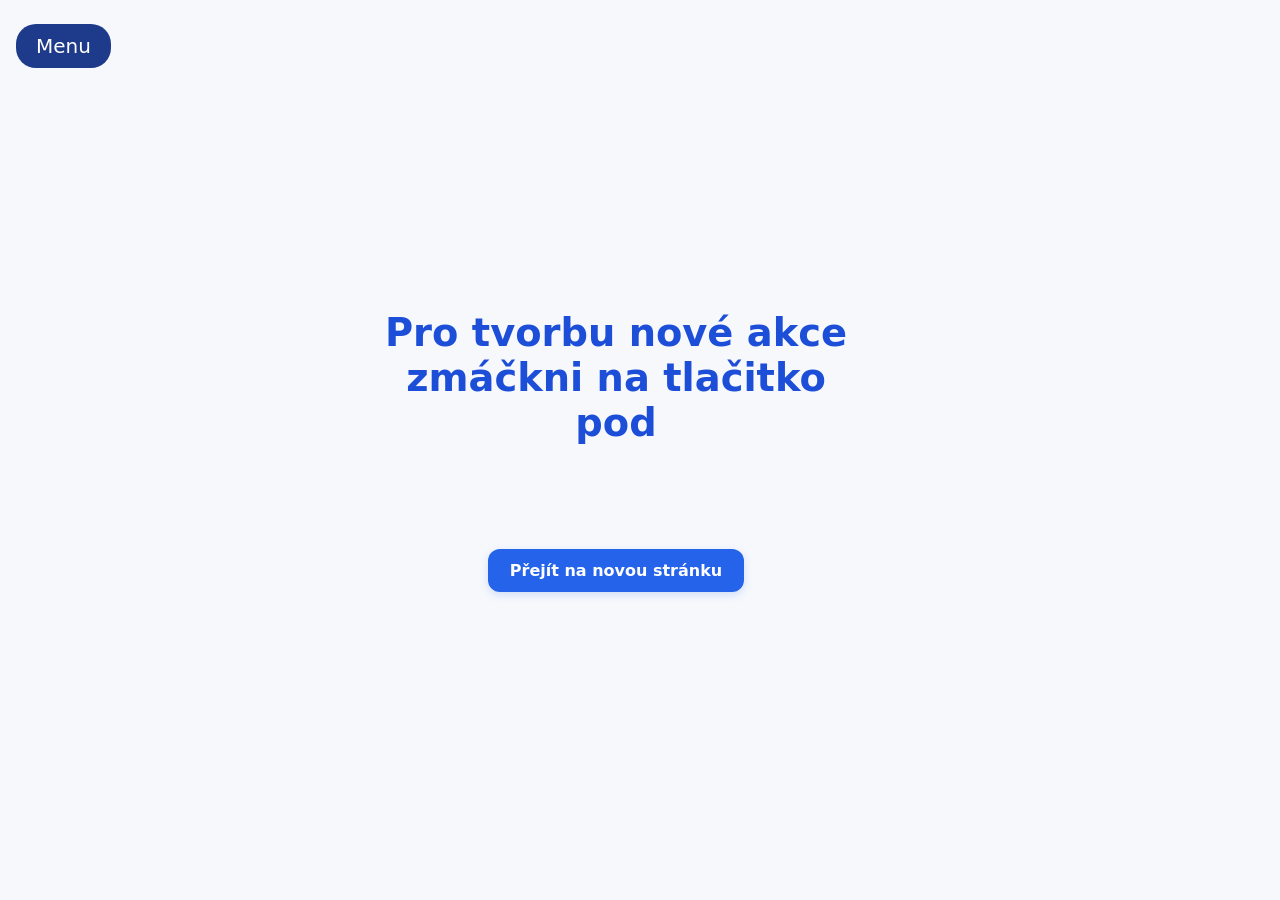
<file: index.html>
<!DOCTYPE html>
<html lang="cs">
<head>
	<link rel="stylesheet" href="style.css">
	<script src="api-config.js"></script>
	<script src="menu.js"></script>
	<meta charset="UTF-8">
	<title>Výchozí stránka</title>
</head>
<body>

<h2 style="margin-top: 30vh; margin-left: 25vw; font-size: 3vw;width: 40vw; text-align: center;">Pro tvorbu nové akce zmáčkni na tlačitko pod</h2>

<ul class="menu">
  <li>Menu
    <ul class="podmenu" id="pageMenu"></ul>
	<ul class="podmenu" onclick="location.href='lidi.json'">Seznam Lidí</ul>
  </li>
</ul>

<a href="sablona.html">
  <button class="button_VytvoritNovouAkci" type="button">Přejít na novou stránku</button>
</a>

</body>
</html>
</file>
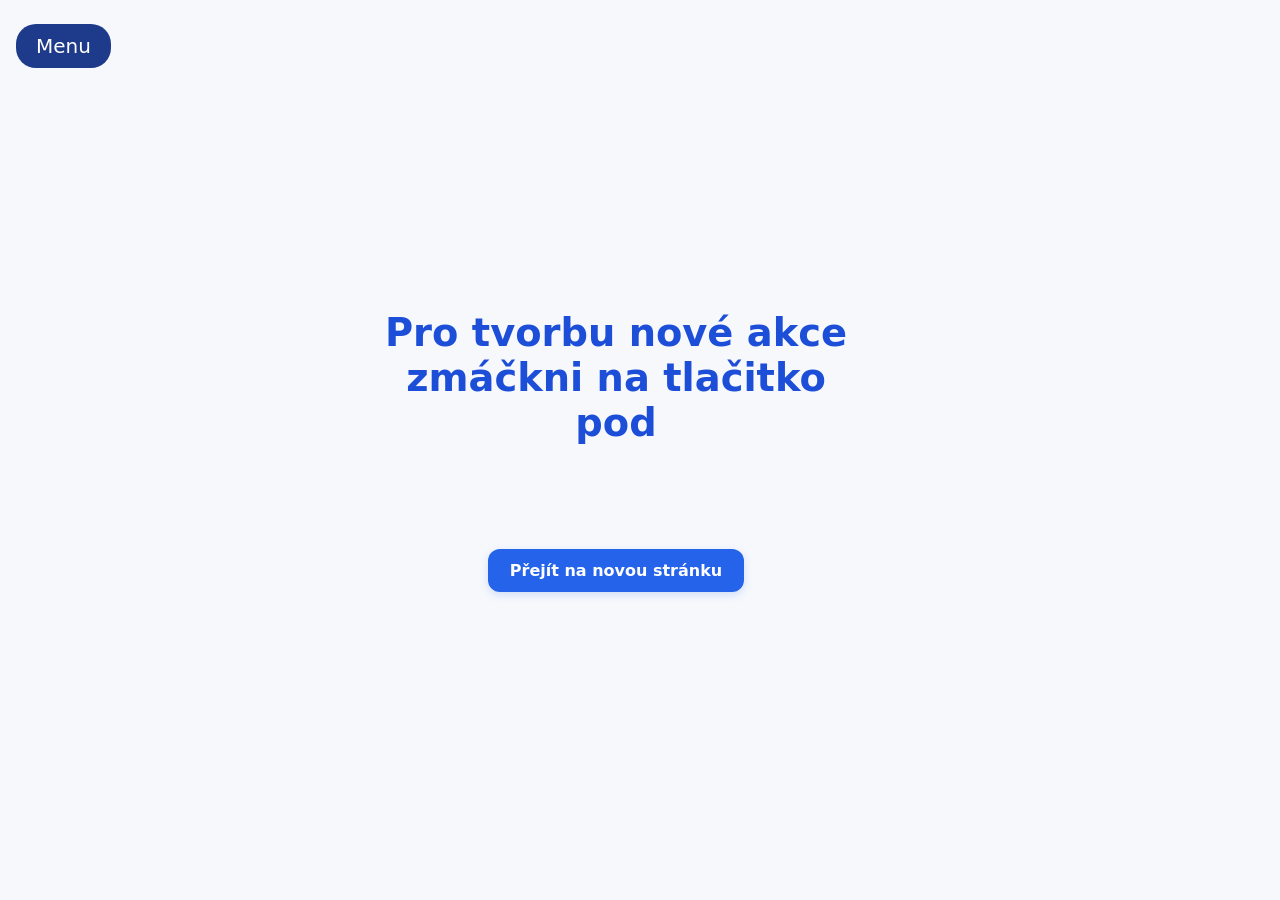
<file: PROJEKT.html>
<!DOCTYPE html>
<html lang="cs">
<head>
	<link rel="stylesheet" href="style.css">
	<script src="api-config.js"></script>
	<script src="menu.js"></script>
	<meta charset="UTF-8">
	<title>Výchozí stránka</title>
</head>
<body>

<h2 style="margin-top: 30vh; margin-left: 25vw; font-size: 3vw;width: 40vw; text-align: center;">Pro tvorbu nové akce zmáčkni na tlačitko pod</h2>

<ul class="menu">
  <li>Menu
    <ul class="podmenu" id="pageMenu"></ul>
	<ul class="podmenu" onclick="location.href='lidi.json'">Seznam Lidí</ul>
  </li>
</ul>

<a href="sablona.html">
  <button class="button_VytvoritNovouAkci" type="button">Přejít na novou stránku</button>
</a>

</body>
</html>
</file>
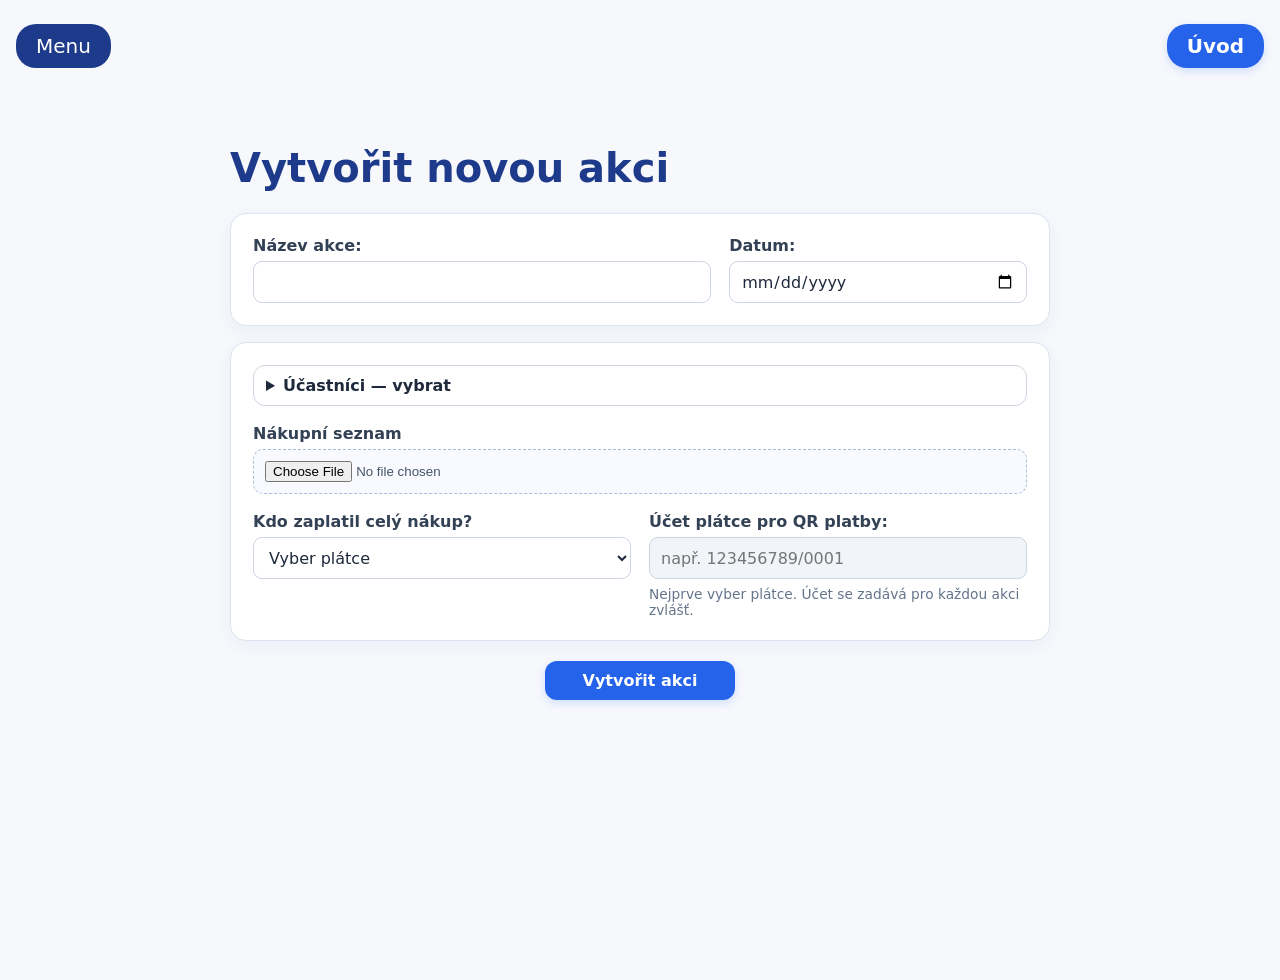
<file: sablona.html>
<!DOCTYPE html>
<html lang="cs">
<head>
  <meta charset="UTF-8">
  <meta name="viewport" content="width=device-width, initial-scale=1">
  <link rel="stylesheet" href="style.css?v=5">
  <script src="api-config.js"></script>
  <script src="menu.js"></script>
  <title>Nová akce</title>
</head>
<body class="form-page">

<button class="button_home" onclick="window.location.href = 'PROJEKT.html';">Úvod</button>

<ul class="menu">
  <li>Menu
    <ul class="podmenu" id="pageMenu"></ul>
    <ul class="podmenu" onclick="location.href='lidi.json'">Seznam lidí</ul>
  </li>
</ul>

<main class="form-main">
  <header class="form-heading">
    <h1>Vytvořit novou akci</h1>
  </header>

  <p id="zprava" role="status"></p>

  <form class="zadani_1" id="novaAkce">
  <div>
    <label for="NazevAkce">Název akce:</label><br>
    <input type="text" id="NazevAkce" name="Nazev" required>
  </div>

  <div>
    <label for="DatumAkce">Datum:</label><br>
    <input type="date" id="DatumAkce" name="Datum">
  </div>

  </form>

  <form class="zadani">
    <details>
      <summary>Účastníci — vybrat</summary>
      <div class="participant-actions">
        <button type="button" id="vybratVsechnyUcastniky">Vybrat všechny</button>
      </div>
      <div id="seznamLidi"></div>
    </details>

    <div class="nakupni-soubor">
      <label for="Nakup">Nákupní seznam</label>
    <input type="file" id="Nakup" name="Nakup" accept=".json,application/json">
    </div>

    <div class="platce-nakupu">
      <div>
        <label for="PlatceNakupu">Kdo zaplatil celý nákup?</label><br>
        <select id="PlatceNakupu" name="PlatceNakupu">
          <option value="">Vyber plátce</option>
        </select>
      </div>
      <div>
        <label for="Ucet">Účet plátce pro QR platby:</label><br>
        <input type="text" id="Ucet" name="Ucet"
          autocomplete="off" placeholder="např. 123456789/0001" disabled>
        <p id="stavUctu" role="status">Nejprve vyber plátce. Účet se zadává pro každou akci zvlášť.</p>
      </div>
    </div>
  </form>

  <button class="button_sablona_vytvorit" type="submit" form="novaAkce" id="vytvorit">Vytvořit akci</button>
</main>

<script>//komunikace se servrem, tvorba novych stránek a přesměrování na ně
    document.getElementById('novaAkce').addEventListener('submit', async function(event) {
    event.preventDefault();
  
    const zprava = document.getElementById('zprava');
    const soubor = document.getElementById('Nakup').files[0];
  
    if (!soubor) {
      zprava.textContent = 'Vyber soubor nákupního seznamu.';
      return;
    }
  
    let nakupniSeznam;
    try {
      nakupniSeznam = JSON.parse(await soubor.text());
    } catch {
      zprava.textContent = 'Soubor není platný JSON.';
      return;
    }
  
    const platnySeznam =
      nakupniSeznam?.currency === 'CZK' &&
      Array.isArray(nakupniSeznam.items) &&
      nakupniSeznam.items.length > 0 &&
      nakupniSeznam.items.every(polozka =>
        typeof polozka.product === 'string' &&
        polozka.product.trim() !== '' &&
        Number.isFinite(polozka.quantity) &&
        polozka.quantity > 0 &&
        Number.isFinite(polozka.line_total_czk) &&
        polozka.line_total_czk >= 0
      );
  
    if (!platnySeznam) {
      zprava.textContent = 'JSON musí obsahovat platné položky, množství a cenu v korunách.';
      return;
    }

    const ucastnici = [...document.querySelectorAll('input[name="ucastnici"]:checked')]
      .map(checkbox => checkbox.value);
    const platce = document.getElementById('PlatceNakupu').value;
    if (ucastnici.length > 0 && !ucastnici.includes(platce)) {
      zprava.textContent = 'Vyber, kdo zaplatil celý nákup.';
      return;
    }

    const ucet = document.getElementById('Ucet').value.trim();
    if (platce && !ucet) {
      zprava.textContent = 'Zadej účet vybraného plátce pro QR platby.';
      return;
    }
  
    try {
      const response = await fetch(window.apiUrl('/api/pages'), {
        method: 'POST',
        headers: { 'Content-Type': 'application/json' },
        body: JSON.stringify({
          title: `${document.getElementById('NazevAkce').value.trim()} - ${document.getElementById('DatumAkce').value}`,
          date: document.getElementById('DatumAkce').value,
          account: ucet,
          payer: platce,
          participants: ucastnici,
          shoppingList: nakupniSeznam
        })
      });
  
      const result = await response.json();
  
      if (!response.ok) {
        zprava.textContent = result.error || 'Stránku se nepodařilo vytvořit.';
        return;
      }
  
      window.location.href = window.apiUrl(result.path);
    } catch (error) {
      zprava.textContent = 'Server neběží nebo neodpovídá.';
      console.error(error);
    }
  });
</script>

<script>//načtení seznamu lidí
async function nactiLidi() {
  const odpoved = await fetch('lidi.json');
  if (!odpoved.ok) throw new Error('Seznam lidí se nepodařilo načíst.');

  const lidi = await odpoved.json();
  const seznam = document.getElementById('seznamLidi');
  const vybratVsechny = document.getElementById('vybratVsechnyUcastniky');
  const platceSelect = document.getElementById('PlatceNakupu');
  const ucetInput = document.getElementById('Ucet');
  const stavUctu = document.getElementById('stavUctu');

  try {
    localStorage.removeItem('ucty-platcu');
  } catch (error) {
    console.error('Dříve uložený účet se nepodařilo odstranit z prohlížeče.', error);
  }

  function aktualizujUcetPlatce() {
    const platce = platceSelect.value;
    ucetInput.disabled = !platce;
    stavUctu.textContent = platce
      ? 'Zadej účet plátce pro tuto akci.'
      : 'Nejprve vyber plátce. Účet se zadává pro každou akci zvlášť.';
  }

  platceSelect.addEventListener('change', () => {
    ucetInput.value = '';
    aktualizujUcetPlatce();
  });

  function aktualizujPlatce() {
    const puvodniPlatce = platceSelect.value;
    const vybrani = [...document.querySelectorAll('input[name="ucastnici"]:checked')];
    platceSelect.replaceChildren(new Option('Vyber plátce', ''));

    for (const checkbox of vybrani) {
      platceSelect.add(new Option(checkbox.value, checkbox.value));
    }

    if (vybrani.some(checkbox => checkbox.value === puvodniPlatce)) {
      platceSelect.value = puvodniPlatce;
    } else {
      ucetInput.value = '';
    }
    aktualizujUcetPlatce();
    aktualizujTlacitkoVyberu();
  }

  function aktualizujTlacitkoVyberu() {
    const ucastnici = [...seznam.querySelectorAll('input[name="ucastnici"]')];
    const vsichniVybrani = ucastnici.length > 0 && ucastnici.every(checkbox => checkbox.checked);
    vybratVsechny.textContent = vsichniVybrani ? 'Zrušit výběr' : 'Vybrat všechny';
    vybratVsechny.disabled = ucastnici.length === 0;
    vybratVsechny.setAttribute('aria-pressed', String(vsichniVybrani));
  }

  vybratVsechny.addEventListener('click', () => {
    const ucastnici = [...seznam.querySelectorAll('input[name="ucastnici"]')];
    const vybrat = !ucastnici.every(checkbox => checkbox.checked);
    ucastnici.forEach(checkbox => {
      checkbox.checked = vybrat;
    });
    aktualizujPlatce();
  });

  for (const jmeno of lidi) {
    const popisek = document.createElement('label');
    const checkbox = document.createElement('input');

    checkbox.type = 'checkbox';
    checkbox.name = 'ucastnici';
    checkbox.value = jmeno;
    checkbox.addEventListener('change', aktualizujPlatce);

    popisek.append(checkbox, document.createTextNode(` ${jmeno}`));
    seznam.append(popisek, document.createElement('br'));
  }

  aktualizujPlatce();
}

nactiLidi().catch(console.error);

</script>



</body>
</html>
</file>
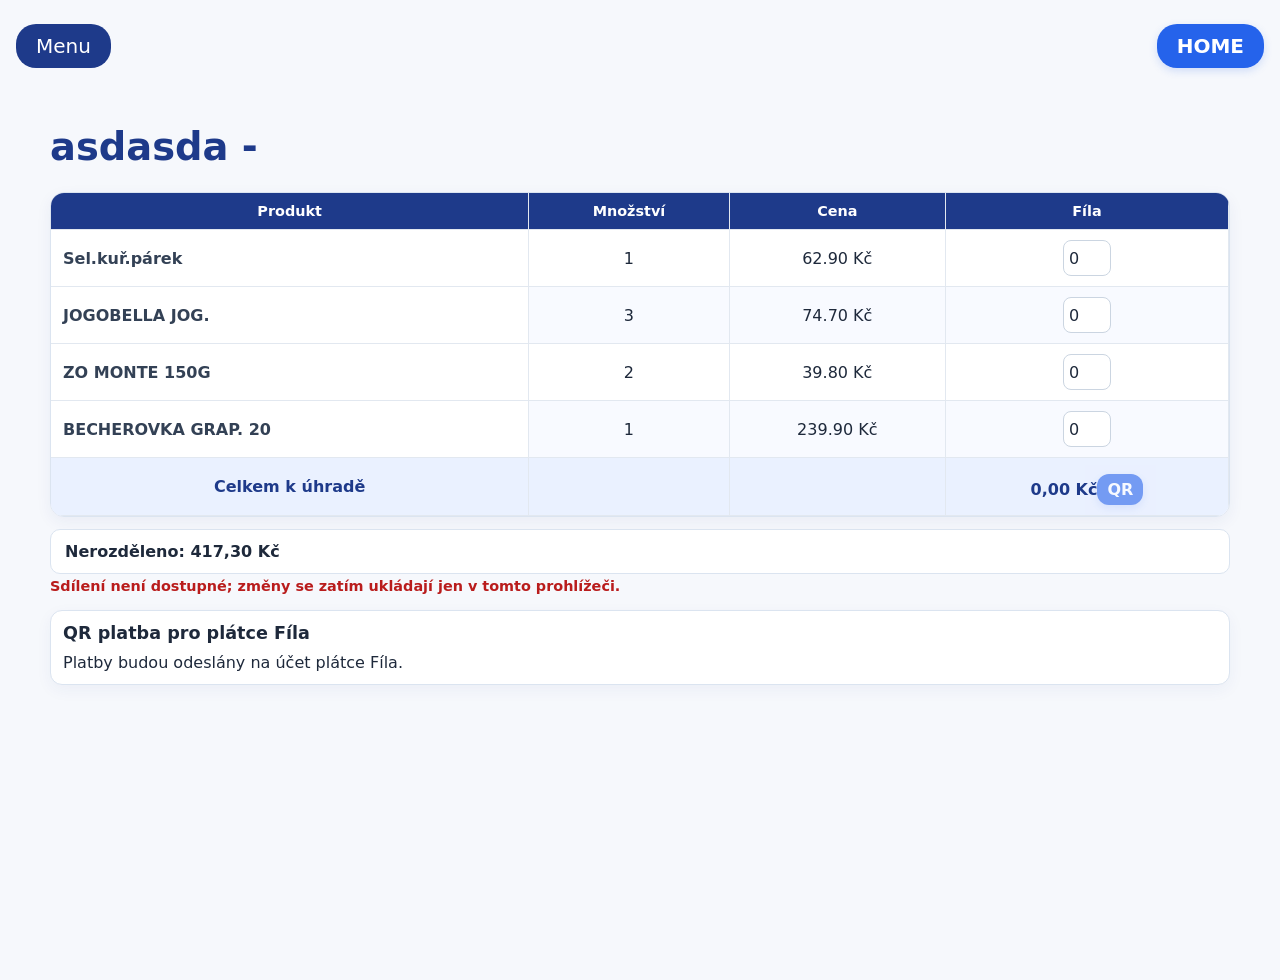
<file: Akce/asdasda.html>
<!DOCTYPE html>
<html lang="cs">
<head>
  <meta charset="UTF-8">
  <meta name="viewport" content="width=device-width, initial-scale=1">
  <link rel="stylesheet" href="../style.css?v=4">
  <title>asdasda -</title>
</head>
<body class="event-page" data-account="CZ2300100000000000000000" data-payer="Fíla">
  <button class="button_home" onclick="location.href='../PROJEKT.html'">
    HOME
  </button>

  <ul class="menu">
    <li>Menu
      <ul class="podmenu" id="pageMenu"></ul>
      <ul class="podmenu" onclick="location.href='../lidi.json'">Seznam Lidí</ul>
    </li>
  </ul>

<h1 class="event-title">asdasda -</h1>

<main class="event-main">
<section class="rozlozeni">
  <div class="checklist-wrap">
    <table class="checklist">
      <colgroup>
        <col style="width: 8rem">
        <col style="width: 4.5rem">
        <col style="width: 5rem">
      </colgroup>
      <thead>
        <tr>
          <th scope="col" class="produkt" >Produkt</th>
          <th scope="col" class="mnozstvi">Množství</th>
          <th scope="col" class="cena">Cena</th>
          <th scope="col">Fíla</th>
        </tr>
      </thead>
      <tbody>
        <tr data-total-halere="6290"><th scope="row">Sel.kuř.párek</th><td>1</td><td>62.90 Kč</td><td><input type="number" class="input podil-kolecko" min="0" max="999" step="1" value="0"  data-participant-index="0" aria-label="Fíla: Sel.kuř.párek"></td></tr>
<tr data-total-halere="7470"><th scope="row">JOGOBELLA JOG.</th><td>3</td><td>74.70 Kč</td><td><input type="number" class="input podil-kolecko" min="0" max="999" step="1" value="0"  data-participant-index="0" aria-label="Fíla: JOGOBELLA JOG."></td></tr>
<tr data-total-halere="3980"><th scope="row">ZO MONTE 150G</th><td>2</td><td>39.80 Kč</td><td><input type="number" class="input podil-kolecko" min="0" max="999" step="1" value="0"  data-participant-index="0" aria-label="Fíla: ZO MONTE 150G"></td></tr>
<tr data-total-halere="23990"><th scope="row">BECHEROVKA GRAP. 20</th><td>1</td><td>239.90 Kč</td><td><input type="number" class="input podil-kolecko" min="0" max="999" step="1" value="0"  data-participant-index="0" aria-label="Fíla: BECHEROVKA GRAP. 20"></td></tr>
      </tbody>
    </table>
  </div>
</section>
</main>

<script src="../api-config.js"></script>
<script src="../menu.js"></script>
<script src="../vypocet.js?v=3"></script>
<script src="../platba.js?v=6"></script>

</body>
</html>
</file>
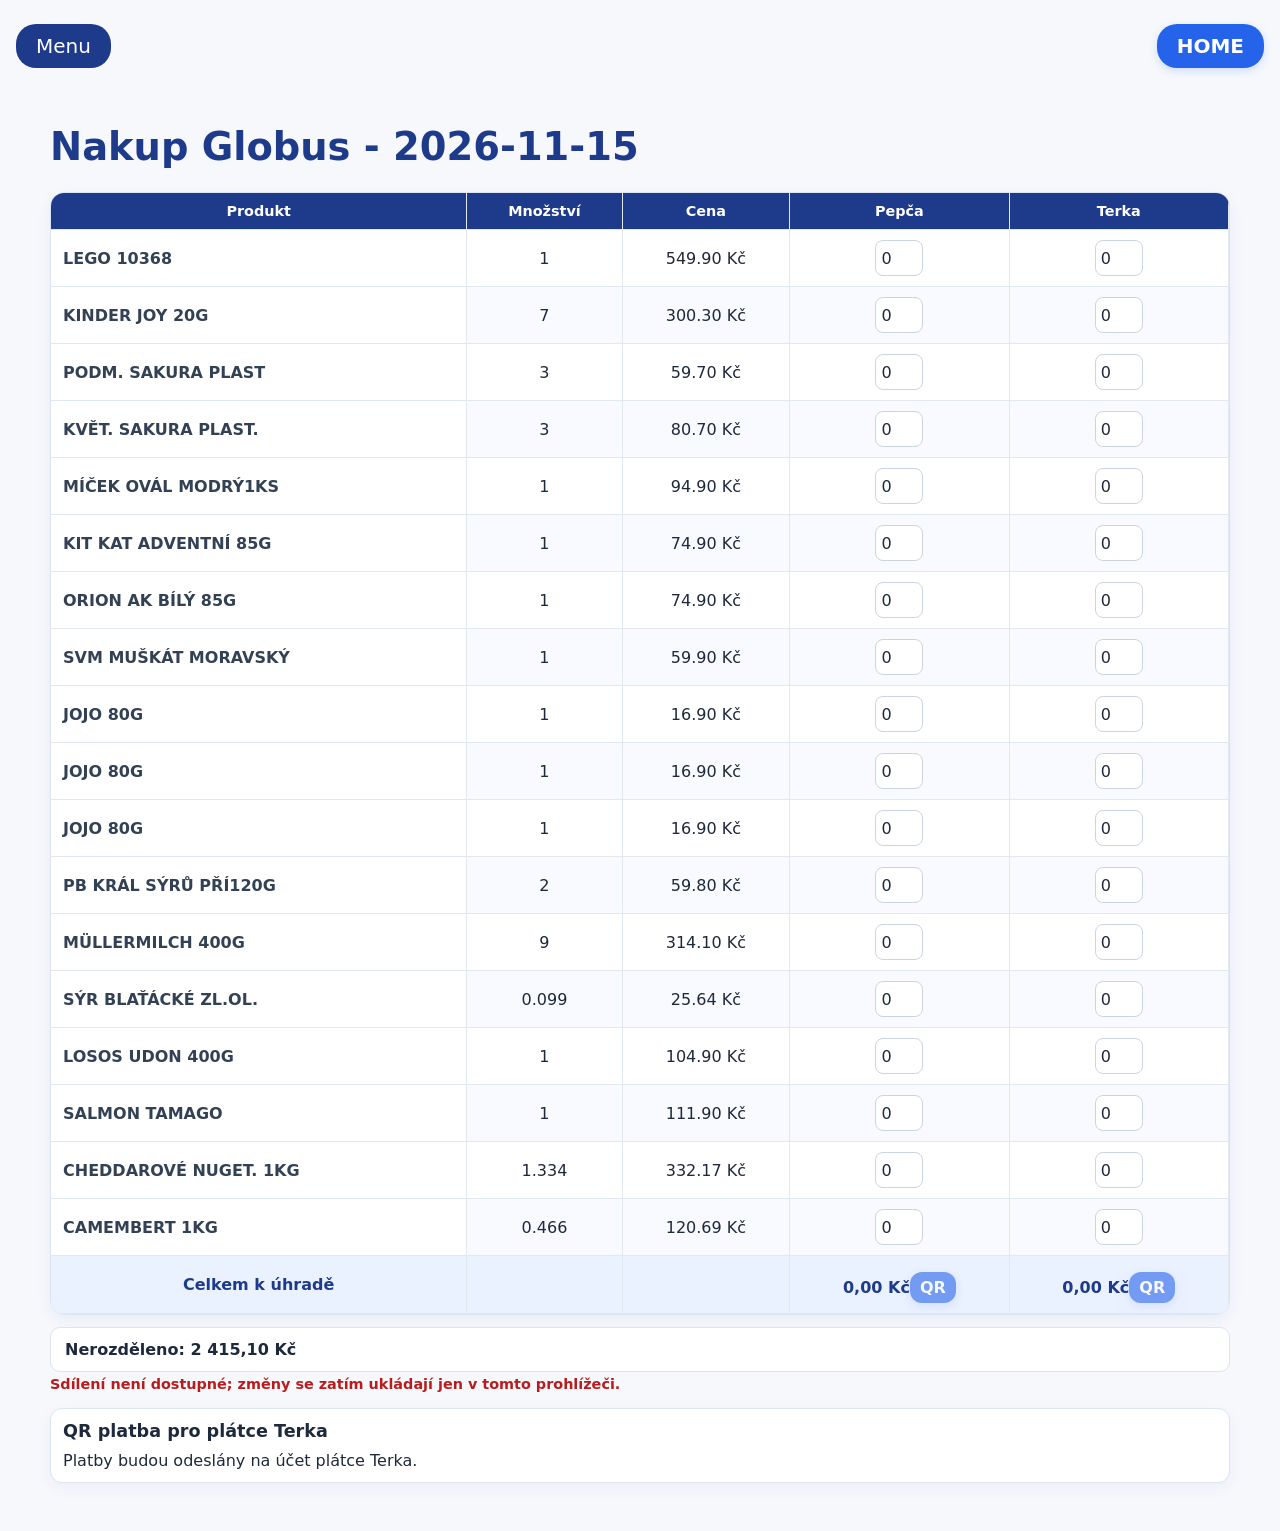
<file: Akce/nakup-globus-2026-11-15.html>
<!DOCTYPE html>
<html lang="cs">
<head>
  <meta charset="UTF-8">
  <meta name="viewport" content="width=device-width, initial-scale=1">
  <link rel="stylesheet" href="../style.css?v=4">
  <title>Nakup Globus - 2026-11-15</title>
</head>
<body class="event-page" data-account="CZ1308000000003149248163" data-payer="Terka">
  <button class="button_home" onclick="location.href='../PROJEKT.html'">
    HOME
  </button>

  <ul class="menu">
    <li>Menu
      <ul class="podmenu" id="pageMenu"></ul>
      <ul class="podmenu" onclick="location.href='../lidi.json'">Seznam lidí</ul>
    </li>
  </ul>

<h1 class="event-title">Nakup Globus - 2026-11-15</h1>

<main class="event-main">
<section class="rozlozeni">
  <div class="checklist-wrap">
    <table class="checklist">
      <colgroup>
        <col style="width: 8rem">
        <col style="width: 4.5rem">
        <col style="width: 5rem">
      </colgroup>
      <thead>
        <tr>
          <th scope="col" class="produkt" >Produkt</th>
          <th scope="col" class="mnozstvi">Množství</th>
          <th scope="col" class="cena">Cena</th>
          <th scope="col">Pepča</th><th scope="col">Terka</th>
        </tr>
      </thead>
      <tbody>
        <tr data-total-halere="54990"><th scope="row">LEGO 10368</th><td>1</td><td>549.90 Kč</td><td><input type="number" class="input podil-kolecko" min="0" max="999" step="1" value="0"  data-participant-index="0" aria-label="Pepča: LEGO 10368"></td><td><input type="number" class="input podil-kolecko" min="0" max="999" step="1" value="0"  data-participant-index="1" aria-label="Terka: LEGO 10368"></td></tr>
<tr data-total-halere="30030"><th scope="row">KINDER JOY 20G</th><td>7</td><td>300.30 Kč</td><td><input type="number" class="input podil-kolecko" min="0" max="999" step="1" value="0"  data-participant-index="0" aria-label="Pepča: KINDER JOY 20G"></td><td><input type="number" class="input podil-kolecko" min="0" max="999" step="1" value="0"  data-participant-index="1" aria-label="Terka: KINDER JOY 20G"></td></tr>
<tr data-total-halere="5970"><th scope="row">PODM. SAKURA PLAST</th><td>3</td><td>59.70 Kč</td><td><input type="number" class="input podil-kolecko" min="0" max="999" step="1" value="0"  data-participant-index="0" aria-label="Pepča: PODM. SAKURA PLAST"></td><td><input type="number" class="input podil-kolecko" min="0" max="999" step="1" value="0"  data-participant-index="1" aria-label="Terka: PODM. SAKURA PLAST"></td></tr>
<tr data-total-halere="8070"><th scope="row">KVĚT. SAKURA PLAST.</th><td>3</td><td>80.70 Kč</td><td><input type="number" class="input podil-kolecko" min="0" max="999" step="1" value="0"  data-participant-index="0" aria-label="Pepča: KVĚT. SAKURA PLAST."></td><td><input type="number" class="input podil-kolecko" min="0" max="999" step="1" value="0"  data-participant-index="1" aria-label="Terka: KVĚT. SAKURA PLAST."></td></tr>
<tr data-total-halere="9490"><th scope="row">MÍČEK OVÁL MODRÝ1KS</th><td>1</td><td>94.90 Kč</td><td><input type="number" class="input podil-kolecko" min="0" max="999" step="1" value="0"  data-participant-index="0" aria-label="Pepča: MÍČEK OVÁL MODRÝ1KS"></td><td><input type="number" class="input podil-kolecko" min="0" max="999" step="1" value="0"  data-participant-index="1" aria-label="Terka: MÍČEK OVÁL MODRÝ1KS"></td></tr>
<tr data-total-halere="7490"><th scope="row">KIT KAT ADVENTNÍ 85G</th><td>1</td><td>74.90 Kč</td><td><input type="number" class="input podil-kolecko" min="0" max="999" step="1" value="0"  data-participant-index="0" aria-label="Pepča: KIT KAT ADVENTNÍ 85G"></td><td><input type="number" class="input podil-kolecko" min="0" max="999" step="1" value="0"  data-participant-index="1" aria-label="Terka: KIT KAT ADVENTNÍ 85G"></td></tr>
<tr data-total-halere="7490"><th scope="row">ORION AK BÍLÝ 85G</th><td>1</td><td>74.90 Kč</td><td><input type="number" class="input podil-kolecko" min="0" max="999" step="1" value="0"  data-participant-index="0" aria-label="Pepča: ORION AK BÍLÝ 85G"></td><td><input type="number" class="input podil-kolecko" min="0" max="999" step="1" value="0"  data-participant-index="1" aria-label="Terka: ORION AK BÍLÝ 85G"></td></tr>
<tr data-total-halere="5990"><th scope="row">SVM MUŠKÁT MORAVSKÝ</th><td>1</td><td>59.90 Kč</td><td><input type="number" class="input podil-kolecko" min="0" max="999" step="1" value="0"  data-participant-index="0" aria-label="Pepča: SVM MUŠKÁT MORAVSKÝ"></td><td><input type="number" class="input podil-kolecko" min="0" max="999" step="1" value="0"  data-participant-index="1" aria-label="Terka: SVM MUŠKÁT MORAVSKÝ"></td></tr>
<tr data-total-halere="1690"><th scope="row">JOJO 80G</th><td>1</td><td>16.90 Kč</td><td><input type="number" class="input podil-kolecko" min="0" max="999" step="1" value="0"  data-participant-index="0" aria-label="Pepča: JOJO 80G"></td><td><input type="number" class="input podil-kolecko" min="0" max="999" step="1" value="0"  data-participant-index="1" aria-label="Terka: JOJO 80G"></td></tr>
<tr data-total-halere="1690"><th scope="row">JOJO 80G</th><td>1</td><td>16.90 Kč</td><td><input type="number" class="input podil-kolecko" min="0" max="999" step="1" value="0"  data-participant-index="0" aria-label="Pepča: JOJO 80G"></td><td><input type="number" class="input podil-kolecko" min="0" max="999" step="1" value="0"  data-participant-index="1" aria-label="Terka: JOJO 80G"></td></tr>
<tr data-total-halere="1690"><th scope="row">JOJO 80G</th><td>1</td><td>16.90 Kč</td><td><input type="number" class="input podil-kolecko" min="0" max="999" step="1" value="0"  data-participant-index="0" aria-label="Pepča: JOJO 80G"></td><td><input type="number" class="input podil-kolecko" min="0" max="999" step="1" value="0"  data-participant-index="1" aria-label="Terka: JOJO 80G"></td></tr>
<tr data-total-halere="5980"><th scope="row">PB KRÁL SÝRŮ PŘÍ120G</th><td>2</td><td>59.80 Kč</td><td><input type="number" class="input podil-kolecko" min="0" max="999" step="1" value="0"  data-participant-index="0" aria-label="Pepča: PB KRÁL SÝRŮ PŘÍ120G"></td><td><input type="number" class="input podil-kolecko" min="0" max="999" step="1" value="0"  data-participant-index="1" aria-label="Terka: PB KRÁL SÝRŮ PŘÍ120G"></td></tr>
<tr data-total-halere="31410"><th scope="row">MÜLLERMILCH 400G</th><td>9</td><td>314.10 Kč</td><td><input type="number" class="input podil-kolecko" min="0" max="999" step="1" value="0"  data-participant-index="0" aria-label="Pepča: MÜLLERMILCH 400G"></td><td><input type="number" class="input podil-kolecko" min="0" max="999" step="1" value="0"  data-participant-index="1" aria-label="Terka: MÜLLERMILCH 400G"></td></tr>
<tr data-total-halere="2564"><th scope="row">SÝR BLAŤÁCKÉ ZL.OL.</th><td>0.099</td><td>25.64 Kč</td><td><input type="number" class="input podil-kolecko" min="0" max="999" step="1" value="0"  data-participant-index="0" aria-label="Pepča: SÝR BLAŤÁCKÉ ZL.OL."></td><td><input type="number" class="input podil-kolecko" min="0" max="999" step="1" value="0"  data-participant-index="1" aria-label="Terka: SÝR BLAŤÁCKÉ ZL.OL."></td></tr>
<tr data-total-halere="10490"><th scope="row">LOSOS UDON 400G</th><td>1</td><td>104.90 Kč</td><td><input type="number" class="input podil-kolecko" min="0" max="999" step="1" value="0"  data-participant-index="0" aria-label="Pepča: LOSOS UDON 400G"></td><td><input type="number" class="input podil-kolecko" min="0" max="999" step="1" value="0"  data-participant-index="1" aria-label="Terka: LOSOS UDON 400G"></td></tr>
<tr data-total-halere="11190"><th scope="row">SALMON TAMAGO</th><td>1</td><td>111.90 Kč</td><td><input type="number" class="input podil-kolecko" min="0" max="999" step="1" value="0"  data-participant-index="0" aria-label="Pepča: SALMON TAMAGO"></td><td><input type="number" class="input podil-kolecko" min="0" max="999" step="1" value="0"  data-participant-index="1" aria-label="Terka: SALMON TAMAGO"></td></tr>
<tr data-total-halere="33217"><th scope="row">CHEDDAROVÉ NUGET. 1KG</th><td>1.334</td><td>332.17 Kč</td><td><input type="number" class="input podil-kolecko" min="0" max="999" step="1" value="0"  data-participant-index="0" aria-label="Pepča: CHEDDAROVÉ NUGET. 1KG"></td><td><input type="number" class="input podil-kolecko" min="0" max="999" step="1" value="0"  data-participant-index="1" aria-label="Terka: CHEDDAROVÉ NUGET. 1KG"></td></tr>
<tr data-total-halere="12069"><th scope="row">CAMEMBERT 1KG</th><td>0.466</td><td>120.69 Kč</td><td><input type="number" class="input podil-kolecko" min="0" max="999" step="1" value="0"  data-participant-index="0" aria-label="Pepča: CAMEMBERT 1KG"></td><td><input type="number" class="input podil-kolecko" min="0" max="999" step="1" value="0"  data-participant-index="1" aria-label="Terka: CAMEMBERT 1KG"></td></tr>
      </tbody>
    </table>
  </div>
</section>
</main>

<script src="../api-config.js"></script>
<script src="../menu.js"></script>
<script src="../vypocet.js?v=3"></script>
<script src="../platba.js?v=6"></script>

</body>
</html>
</file>
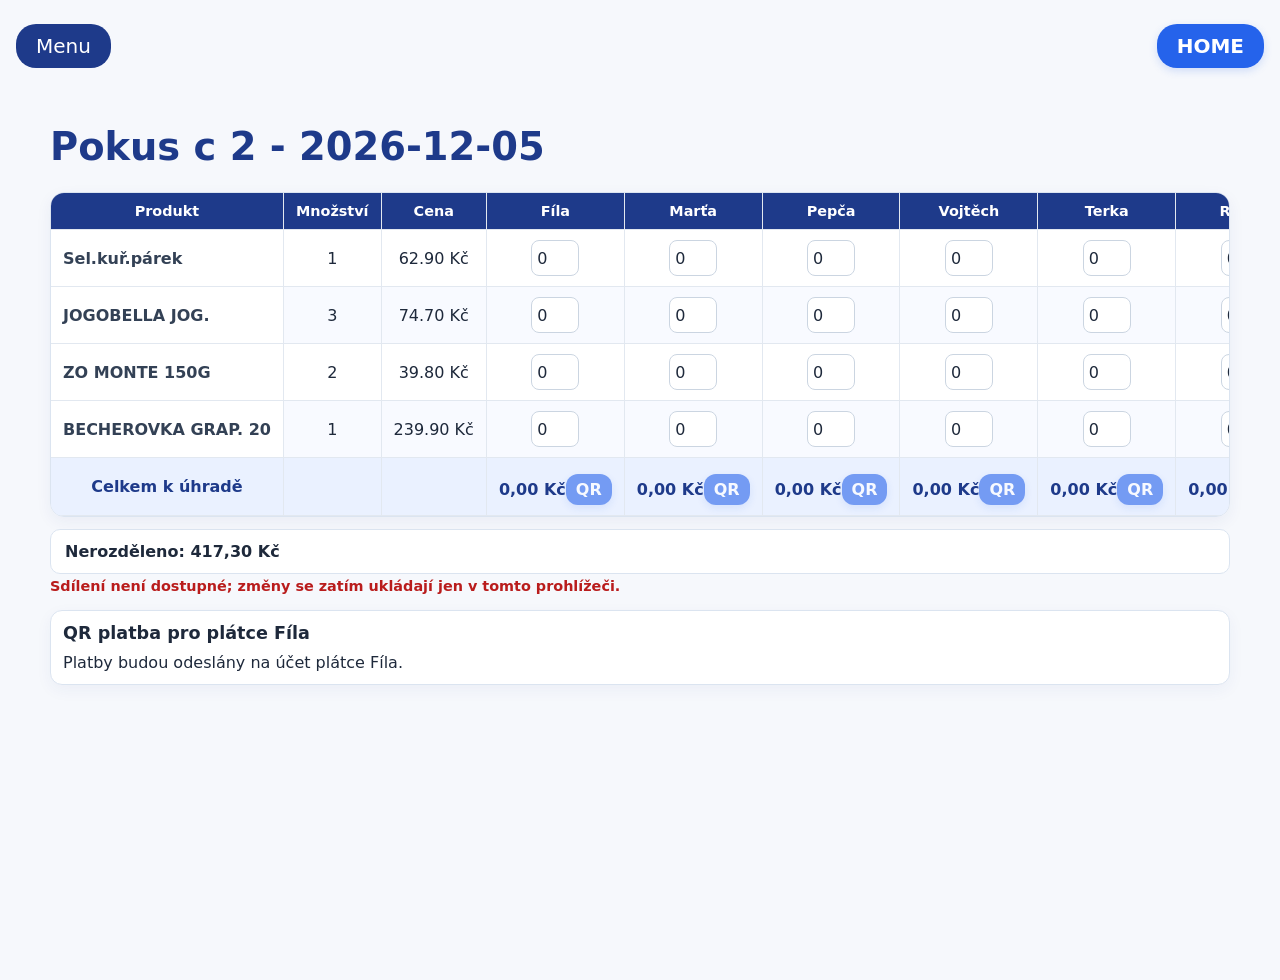
<file: Akce/pokus-c-2-2026-12-05.html>
<!DOCTYPE html>
<html lang="cs">
<head>
  <meta charset="UTF-8">
  <meta name="viewport" content="width=device-width, initial-scale=1">
  <link rel="stylesheet" href="../style.css?v=4">
  <title>Pokus c 2 - 2026-12-05</title>
</head>
<body class="event-page" data-account="CZ6800010000000123456789" data-payer="Fíla">
  <button class="button_home" onclick="location.href='../PROJEKT.html'">
    HOME
  </button>

  <ul class="menu">
    <li>Menu
      <ul class="podmenu" id="pageMenu"></ul>
      <ul class="podmenu" onclick="location.href='../lidi.json'">Seznam Lidí</ul>
    </li>
  </ul>

<h1 class="event-title">Pokus c 2 - 2026-12-05</h1>

<main class="event-main">
<section class="rozlozeni">
  <div class="checklist-wrap">
    <table class="checklist">
      <colgroup>
        <col style="width: 8rem">
        <col style="width: 4.5rem">
        <col style="width: 5rem">
      </colgroup>
      <thead>
        <tr>
          <th scope="col" class="produkt" >Produkt</th>
          <th scope="col" class="mnozstvi">Množství</th>
          <th scope="col" class="cena">Cena</th>
          <th scope="col">Fíla</th><th scope="col">Marťa</th><th scope="col">Pepča</th><th scope="col">Vojtěch</th><th scope="col">Terka</th><th scope="col">Radek</th><th scope="col">Vilík</th><th scope="col">Lucka</th>
        </tr>
      </thead>
      <tbody>
        <tr data-total-halere="6290"><th scope="row">Sel.kuř.párek</th><td>1</td><td>62.90 Kč</td><td><input type="number" class="input podil-kolecko" min="0" max="999" step="1" value="0"  data-participant-index="0" aria-label="Fíla: Sel.kuř.párek"></td><td><input type="number" class="input podil-kolecko" min="0" max="999" step="1" value="0"  data-participant-index="1" aria-label="Marťa: Sel.kuř.párek"></td><td><input type="number" class="input podil-kolecko" min="0" max="999" step="1" value="0"  data-participant-index="2" aria-label="Pepča: Sel.kuř.párek"></td><td><input type="number" class="input podil-kolecko" min="0" max="999" step="1" value="0"  data-participant-index="3" aria-label="Vojtěch: Sel.kuř.párek"></td><td><input type="number" class="input podil-kolecko" min="0" max="999" step="1" value="0"  data-participant-index="4" aria-label="Terka: Sel.kuř.párek"></td><td><input type="number" class="input podil-kolecko" min="0" max="999" step="1" value="0"  data-participant-index="5" aria-label="Radek: Sel.kuř.párek"></td><td><input type="number" class="input podil-kolecko" min="0" max="999" step="1" value="0"  data-participant-index="6" aria-label="Vilík: Sel.kuř.párek"></td><td><input type="number" class="input podil-kolecko" min="0" max="999" step="1" value="0"  data-participant-index="7" aria-label="Lucka: Sel.kuř.párek"></td></tr>
<tr data-total-halere="7470"><th scope="row">JOGOBELLA JOG.</th><td>3</td><td>74.70 Kč</td><td><input type="number" class="input podil-kolecko" min="0" max="999" step="1" value="0"  data-participant-index="0" aria-label="Fíla: JOGOBELLA JOG."></td><td><input type="number" class="input podil-kolecko" min="0" max="999" step="1" value="0"  data-participant-index="1" aria-label="Marťa: JOGOBELLA JOG."></td><td><input type="number" class="input podil-kolecko" min="0" max="999" step="1" value="0"  data-participant-index="2" aria-label="Pepča: JOGOBELLA JOG."></td><td><input type="number" class="input podil-kolecko" min="0" max="999" step="1" value="0"  data-participant-index="3" aria-label="Vojtěch: JOGOBELLA JOG."></td><td><input type="number" class="input podil-kolecko" min="0" max="999" step="1" value="0"  data-participant-index="4" aria-label="Terka: JOGOBELLA JOG."></td><td><input type="number" class="input podil-kolecko" min="0" max="999" step="1" value="0"  data-participant-index="5" aria-label="Radek: JOGOBELLA JOG."></td><td><input type="number" class="input podil-kolecko" min="0" max="999" step="1" value="0"  data-participant-index="6" aria-label="Vilík: JOGOBELLA JOG."></td><td><input type="number" class="input podil-kolecko" min="0" max="999" step="1" value="0"  data-participant-index="7" aria-label="Lucka: JOGOBELLA JOG."></td></tr>
<tr data-total-halere="3980"><th scope="row">ZO MONTE 150G</th><td>2</td><td>39.80 Kč</td><td><input type="number" class="input podil-kolecko" min="0" max="999" step="1" value="0"  data-participant-index="0" aria-label="Fíla: ZO MONTE 150G"></td><td><input type="number" class="input podil-kolecko" min="0" max="999" step="1" value="0"  data-participant-index="1" aria-label="Marťa: ZO MONTE 150G"></td><td><input type="number" class="input podil-kolecko" min="0" max="999" step="1" value="0"  data-participant-index="2" aria-label="Pepča: ZO MONTE 150G"></td><td><input type="number" class="input podil-kolecko" min="0" max="999" step="1" value="0"  data-participant-index="3" aria-label="Vojtěch: ZO MONTE 150G"></td><td><input type="number" class="input podil-kolecko" min="0" max="999" step="1" value="0"  data-participant-index="4" aria-label="Terka: ZO MONTE 150G"></td><td><input type="number" class="input podil-kolecko" min="0" max="999" step="1" value="0"  data-participant-index="5" aria-label="Radek: ZO MONTE 150G"></td><td><input type="number" class="input podil-kolecko" min="0" max="999" step="1" value="0"  data-participant-index="6" aria-label="Vilík: ZO MONTE 150G"></td><td><input type="number" class="input podil-kolecko" min="0" max="999" step="1" value="0"  data-participant-index="7" aria-label="Lucka: ZO MONTE 150G"></td></tr>
<tr data-total-halere="23990"><th scope="row">BECHEROVKA GRAP. 20</th><td>1</td><td>239.90 Kč</td><td><input type="number" class="input podil-kolecko" min="0" max="999" step="1" value="0"  data-participant-index="0" aria-label="Fíla: BECHEROVKA GRAP. 20"></td><td><input type="number" class="input podil-kolecko" min="0" max="999" step="1" value="0"  data-participant-index="1" aria-label="Marťa: BECHEROVKA GRAP. 20"></td><td><input type="number" class="input podil-kolecko" min="0" max="999" step="1" value="0"  data-participant-index="2" aria-label="Pepča: BECHEROVKA GRAP. 20"></td><td><input type="number" class="input podil-kolecko" min="0" max="999" step="1" value="0"  data-participant-index="3" aria-label="Vojtěch: BECHEROVKA GRAP. 20"></td><td><input type="number" class="input podil-kolecko" min="0" max="999" step="1" value="0"  data-participant-index="4" aria-label="Terka: BECHEROVKA GRAP. 20"></td><td><input type="number" class="input podil-kolecko" min="0" max="999" step="1" value="0"  data-participant-index="5" aria-label="Radek: BECHEROVKA GRAP. 20"></td><td><input type="number" class="input podil-kolecko" min="0" max="999" step="1" value="0"  data-participant-index="6" aria-label="Vilík: BECHEROVKA GRAP. 20"></td><td><input type="number" class="input podil-kolecko" min="0" max="999" step="1" value="0"  data-participant-index="7" aria-label="Lucka: BECHEROVKA GRAP. 20"></td></tr>
      </tbody>
    </table>
  </div>
</section>
</main>

<script src="../api-config.js"></script>
<script src="../menu.js"></script>
<script src="../vypocet.js?v=3"></script>
<script src="../platba.js?v=6"></script>

</body>
</html>
</file>
<file: style.css>
body	{font-family: system-ui, -apple-system, sans-serif;
	background-color: #f6f8fc;
	color: #1e293b;
	padding: 40px;
	margin: 0;}

/* #region Tlačítka */	
button {
	border: 0;
	border-radius: 12px;
	padding: 10px 16px;
	background-color: #2563eb;
	color: white;
	font: inherit;
	font-weight: 650;
	cursor: pointer;
	box-shadow: 0 3px 8px rgb(37 99 235 / 18%);
	transition: background-color 160ms ease, box-shadow 160ms ease, transform 160ms ease;}

button:hover {
	background-color: #1d4ed8;
	box-shadow: 0 5px 12px rgb(37 99 235 / 24%);
	transform: translateY(-1px);}

button:focus-visible {
	outline: 3px solid #93c5fd;
	outline-offset: 3px;}

button:disabled {
	cursor: not-allowed;
	opacity: 0.6;}

button:disabled:hover {
	box-shadow: none;
	transform: none;}

.button_home	{font-size: 20px;
	padding: 10px 20px;
	position: absolute;
	top: 1.5rem;
	right: 1rem;
	background-color: #2563eb;
	color: white;
	border-radius: 20px;
	cursor: pointer;}

.button_sablona_vytvorit	{width: 40vw;
	position: static;
	margin-top: 5vh;
	margin-left: 20vw;
	background-color: #2563eb;
	color: white;}

.form-page .button_home,
.form-page .button_sablona_vytvorit {
	background-color: #2563eb;
	color: white;}

.form-page .button_home:hover,
.form-page .button_sablona_vytvorit:hover {
	background-color: #1d4ed8;}

.button_VytvoritNovouAkci	{margin-top: 8vh;
	margin-left: 35vw;
	width: 20vw;
color: white;
padding: 12px 18px;}
/* #endregion */

h2	{color: #1d4ed8;
	margin-top: 0;}

.menu	{font-size: 20px;
	padding: 10px 20px;
	position: absolute;
	top: 1.5rem;
	left: 1rem;
	z-index: 100;
	list-style: none;
	color: white;
	background-color: #1e3a8a;
	border-radius: 20px;
	cursor: pointer;
	margin: 0;}

.podmenu{display: none;}

li:hover .podmenu{display: block;
	padding: 10px 30px;}

.menu-odkaz{text-decoration: none;
 	color: inherit;}

.menu-odkaz:hover{color: #93c5fd;}

.zadani {margin-left: 15vw;
	margin-top: 2vh;}

.platce-nakupu {
	display: grid;
	grid-template-columns: max-content minmax(15rem, 24vw);
	align-items: flex-start;
	column-gap: 1.5rem;}

.platce-nakupu input {
	box-sizing: border-box;
	max-width: 100%;}

@media (max-width: 640px) {
	.platce-nakupu {
		grid-template-columns: minmax(0, 1fr);}
}

.zadani_1{display: flex; gap: 5vw;
	margin-top: 33vh;
	margin-left: 15vw;}

.rozlozeni{display: block;
	margin-top: 10vh;
	margin-left: 10vw;}

/* #region AddTlacitko */	
details {
  width: min(100%, 360px);
  padding: 10px 12px;
  border: 1px solid #cbd5e1;
  border-radius: 12px;
  background: white;}

details summary {
  cursor: pointer;
  font-weight: 600;}

#seznamLidi {
  display: flex;
  flex-direction: column;
  gap: 4px;
  max-height: 220px;
  overflow-y: auto;
  margin-top: 10px;}

#seznamLidi br {
  display: none;
}

#seznamLidi label {
  display: flex;
  align-items: center;
  padding: 1px 10px;
  border-radius: 8px;
  cursor: pointer;
}

#seznamLidi label:hover {
  background: #f1f5f9;
}

#seznamLidi input[type="checkbox"] {
  width: auto;
  height: auto;
  margin: 0;
  accent-color: #2563eb;
}
/* #endregion */	
.ucastnici {
  display: flex;
  flex-direction: row;
  flex-wrap: nowrap;
  gap: 10px;
  font-size: 16px;
  list-style: none;
  padding: 0;
  overflow-x: auto;}

.ucastnici li {
  flex: 0 0 auto;
  white-space: nowrap;}

.checklist-wrap {
  overflow-x: auto;}

.checklist {
  border-collapse: collapse;
  background: white;}

.checklist tr > :first-child {
  position: sticky;
  z-index: 2;
  left: 0;
  background: white;}

.checklist thead tr > :first-child {
  z-index: 4;}

.checklist tfoot tr > :first-child {
  background: #e2e8f0;}

.checklist th,

.checklist td {
  border: 1px solid #cbd5e1;
  padding: 8px 12px;
  text-align: center;}

.checklist th:nth-child(n+4),
.checklist td:nth-child(n+4) {
  width: 5rem;
  min-width: 5rem;}

.checklist .podil-kolecko {
  width: 2rem;
  height: auto;
}

.checklist input.podil-kolecko {
  width: 3.5rem;
  height: auto;
}

.cena,
.mnozstvi {
	padding: 0 5px;
  font-size: 0.8rem;}

.produkt {
  font-size: 1.25rem;}

.checklist .podil-select {
  width: auto;
  height: auto;
  min-width: 3.5rem;
}

.checklist .input {
  width: 3rem !important;
  min-width: 0.2rem !important;
  max-width: 5rem !important;
}

.checklist tfoot {
  font-weight: 700;
  background-color: #e2e8f0;
}

.souhrn-vypoctu {
  margin: 8px 0 0;
  font-weight: 600;
}

.souhrn-vypoctu.chyba {
  color: #b91c1c;
}

.stav-ulozeni {
  margin: 4px 0 0;
  color: #64748b;
  font-size: 0.9rem;
}

.stav-ulozeni.chyba {
  color: #b91c1c;
  font-weight: 600;
}

.checklist tfoot td {
  vertical-align: top;
}

.qr-platba {
  margin-top: 16px;
  padding: 12px;
  border: 1px solid #cbd5e1;
  border-radius: 12px;
  background: white;
}

.qr-platba h2 {
  margin: 0 0 10px;
  color: inherit;
  font-size: 1.1rem;
}

.qr-platba label {
  display: block;
  font-weight: 600;
}

.qr-platba input {
  display: block;
  box-sizing: border-box;
  width: min(100%, 24rem);
  margin-top: 4px;
  padding: 8px;
}

.qr-platba p {
  margin: 8px 0 0;
}

.checklist tfoot button {
  margin-top: 6px;
  padding: 6px 10px;
  cursor: pointer;
}

.checklist tfoot button:disabled {
  cursor: not-allowed;
}

.qr-vysledek img {
  display: block;
  width: 180px;
  max-width: 100%;
  height: auto;
  margin-top: 8px;
}

.form-page {
  min-height: 100vh;
}

.form-main {
  width: min(820px, 100%);
  margin: 0 auto;
}

.form-heading {
  margin: 105px 0 22px;
}

.form-heading h1 {
  margin: 0;
  color: #1e3a8a;
  font-size: clamp(1.8rem, 4vw, 2.5rem);
}

.form-page #zprava {
  margin: 0 0 12px;
  color: #b91c1c;
  font-weight: 600;
}

.form-page #zprava:empty {
  display: none;
}

.form-page .zadani_1,
.form-page .zadani {
  box-sizing: border-box;
  width: 100%;
  margin: 0 0 16px;
  padding: 22px;
  border: 1px solid #dbe4f0;
  border-radius: 16px;
  background: white;
  box-shadow: 0 5px 16px rgb(30 58 138 / 5%);
}

.form-page .zadani_1 {
  display: grid;
  grid-template-columns: 1fr 0.65fr;
  gap: 18px;
}

.form-page label {
  display: inline-block;
  margin-bottom: 6px;
  color: #334155;
  font-weight: 650;
}

.form-page input[type="text"],
.form-page input[type="date"],
.form-page select {
  box-sizing: border-box;
  width: 100%;
  min-height: 42px;
  padding: 9px 11px;
  border: 1px solid #cbd5e1;
  border-radius: 9px;
  background: white;
  color: #1e293b;
  font: inherit;
}

.form-page input[type="text"]:focus,
.form-page input[type="date"]:focus,
.form-page select:focus {
  border-color: #3b82f6;
  outline: 3px solid rgb(59 130 246 / 16%);
}

.form-page input:disabled {
  background: #f1f5f9;
  color: #64748b;
}

.form-page .zadani {
  display: grid;
  gap: 18px;
  margin-left: auto;
}

.form-page .zadani details {
  width: 100%;
  box-sizing: border-box;
}

.participant-actions {
  margin-top: 12px;
}

.participant-actions button {
  padding: 7px 12px;
  font-size: 0.9rem;
}

.form-page .nakupni-soubor input[type="file"] {
  display: block;
  box-sizing: border-box;
  width: 100%;
  padding: 11px;
  border: 1px dashed #a9bddb;
  border-radius: 10px;
  background: #f8faff;
  color: #475569;
}

.form-page .platce-nakupu {
  grid-template-columns: repeat(2, minmax(0, 1fr));
  gap: 18px;
}

.form-page #stavUctu {
  margin: 7px 0 0;
  color: #64748b;
  font-size: 0.86rem;
}

.form-page .button_sablona_vytvorit {
  display: block;
  width: auto;
  min-width: 190px;
  margin: 20px auto 0;
}

@media (max-width: 640px) {
  .form-page {
    padding: 20px;
  }

  .form-heading {
    margin-top: 100px;
  }

  .form-page .zadani_1,
  .form-page .platce-nakupu {
    grid-template-columns: minmax(0, 1fr);
  }

  .form-page .zadani_1,
  .form-page .zadani {
    padding: 18px;
  }
}

body.event-page {
  min-height: 100vh;
  padding: 32px clamp(16px, 4vw, 48px) 48px;
  background: #f6f8fc;
}

.event-page .event-title,
.event-page .event-main {
  width: min(1180px, 100%);
  margin-right: auto;
  margin-left: auto;
}

.event-page .event-title {
  margin-top: 92px;
  margin-bottom: 22px;
  color: #1e3a8a;
  font-size: clamp(1.6rem, 3vw, 2.4rem);
  line-height: 1.2;
  overflow-wrap: anywhere;
}

.event-page .rozlozeni {
  margin: 0;
}

.event-page .checklist-wrap {
  overflow-x: auto;
  border: 1px solid #dbe4f0;
  border-radius: 14px;
  background: white;
  box-shadow: 0 5px 16px rgb(30 58 138 / 6%);
}

.event-page .checklist {
  width: 100%;
  table-layout: auto;
  border-collapse: separate;
  border-spacing: 0;
}

.event-page .checklist th,
.event-page .checklist td {
  padding: 10px 12px;
  border: 0;
  border-right: 1px solid #e2e8f0;
  border-bottom: 1px solid #e2e8f0;
  text-align: center;
  white-space: nowrap;
}

.event-page .checklist thead th {
  position: sticky;
  top: 0;
  z-index: 3;
  background: #1e3a8a;
  color: white;
  font-size: 0.9rem;
}

.event-page .checklist thead tr > :first-child {
  z-index: 4;
  background: #1e3a8a;
}

.event-page .checklist tr > :first-child {
  background: white;
}

.event-page .checklist tbody tr:nth-child(even) td:not(:first-child) {
  background: #f8faff;
}

.event-page .checklist tbody th {
  color: #334155;
  font-weight: 650;
  text-align: left;
}

.event-page .checklist input.podil-kolecko {
  box-sizing: border-box;
  min-height: 36px;
  padding: 5px;
  border: 1px solid #cbd5e1;
  border-radius: 8px;
  background: white;
  color: #1e293b;
  font: inherit;
}

.event-page .checklist input.podil-kolecko:focus {
  border-color: #3b82f6;
  outline: 3px solid rgb(59 130 246 / 16%);
}

.event-page .checklist tfoot {
  background: #eaf1ff;
  color: #1e3a8a;
}

.event-page .checklist tfoot tr > :first-child {
  background: #eaf1ff;
}

.event-page .souhrn-vypoctu {
  margin-top: 12px;
  padding: 12px 14px;
  border: 1px solid #dbe4f0;
  border-radius: 10px;
  background: white;
}

.event-page .stav-ulozeni {
  margin: 4px 0 0;
  padding: 0;
  border: 0;
  background: transparent;
}

.event-page .stav-ulozeni:empty {
  display: none;
}

.event-page .qr-platba {
  border-color: #dbe4f0;
  box-shadow: 0 5px 16px rgb(30 58 138 / 5%);
}

@media (max-width: 640px) {
  body.event-page {
    padding: 20px;
  }

  .event-page .event-title {
    margin-top: 92px;
  }

  .event-page .checklist th,
  .event-page .checklist td {
    padding: 8px;
  }
}
</file>
